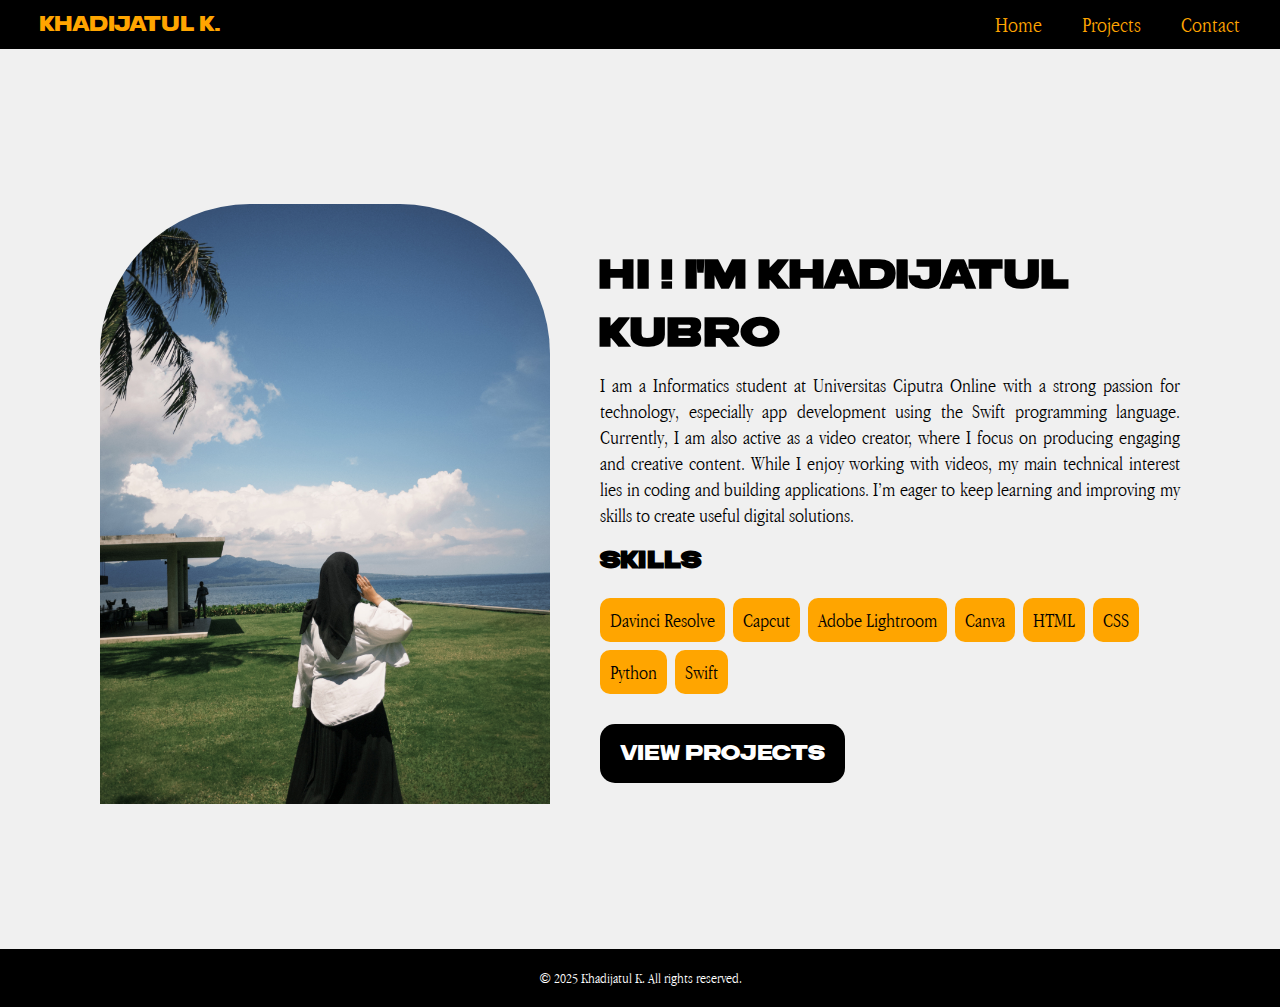
<file: index.html>
<!DOCTYPE html>
<html lang="en">
<head>
    <meta charset="UTF-8">
    <meta name="viewport" content="width=device-width, initial-scale=1.0">
    <link rel="stylesheet" href="style.css">
    <title>PORTFOLIO</title>
</head>
<body>
   <div class="navbar">
    <div class="navbar-name"><a href="index.html">Khadijatul K.</a></div>
    <nav>
         <ul class="navbar-links">
            <li><a href="index.html">Home</a></li>
            <li><a href="projects.html">Projects</a></li>
            <li><a href="contact.html">Contact</a></li>
        </ul>
    </nav>
   </div>
   <section class="homepage">
    <div class="home-container">
    <img id="profile-pic" src="multimedia/Image/Khadija.JPG" alt="Photo of Khadijatul">
    <div class="home-description">
      <h1>Hi ! I'M KHADIJATUL KUBRO</h1>
      <p>I am a Informatics student at Universitas Ciputra Online with 
       a strong passion for technology, especially app development using 
       the Swift programming language. Currently, I am also active as a 
       video creator, where I focus on producing engaging and creative 
       content. While I enjoy working with videos, my main technical 
       interest lies in coding and building applications. I’m eager to 
       keep learning and improving my skills to create useful digital 
       solutions.</p>
       <div class="skills-container">
           <h4>SKILLS</h4>
           <ul>
               <li class="skill-item">Davinci Resolve</li>
               <li class="skill-item">Capcut</li>
               <li class="skill-item">Adobe Lightroom</li>
               <li class="skill-item">Canva</li>
               <li class="skill-item">HTML</li>
               <li class="skill-item">CSS</li>
               <li class="skill-item">Python</li>
               <li class="skill-item">Swift</li>
           </ul>
       </div>
       <a href="projects.html"><button id="view-projects">View Projects</button></a>
    </div>
   </div>
   </section>
   <footer>
    <p>&copy; 2025 Khadijatul K. All rights reserved.</p>
   </footer>
</body>
</html>
</file>
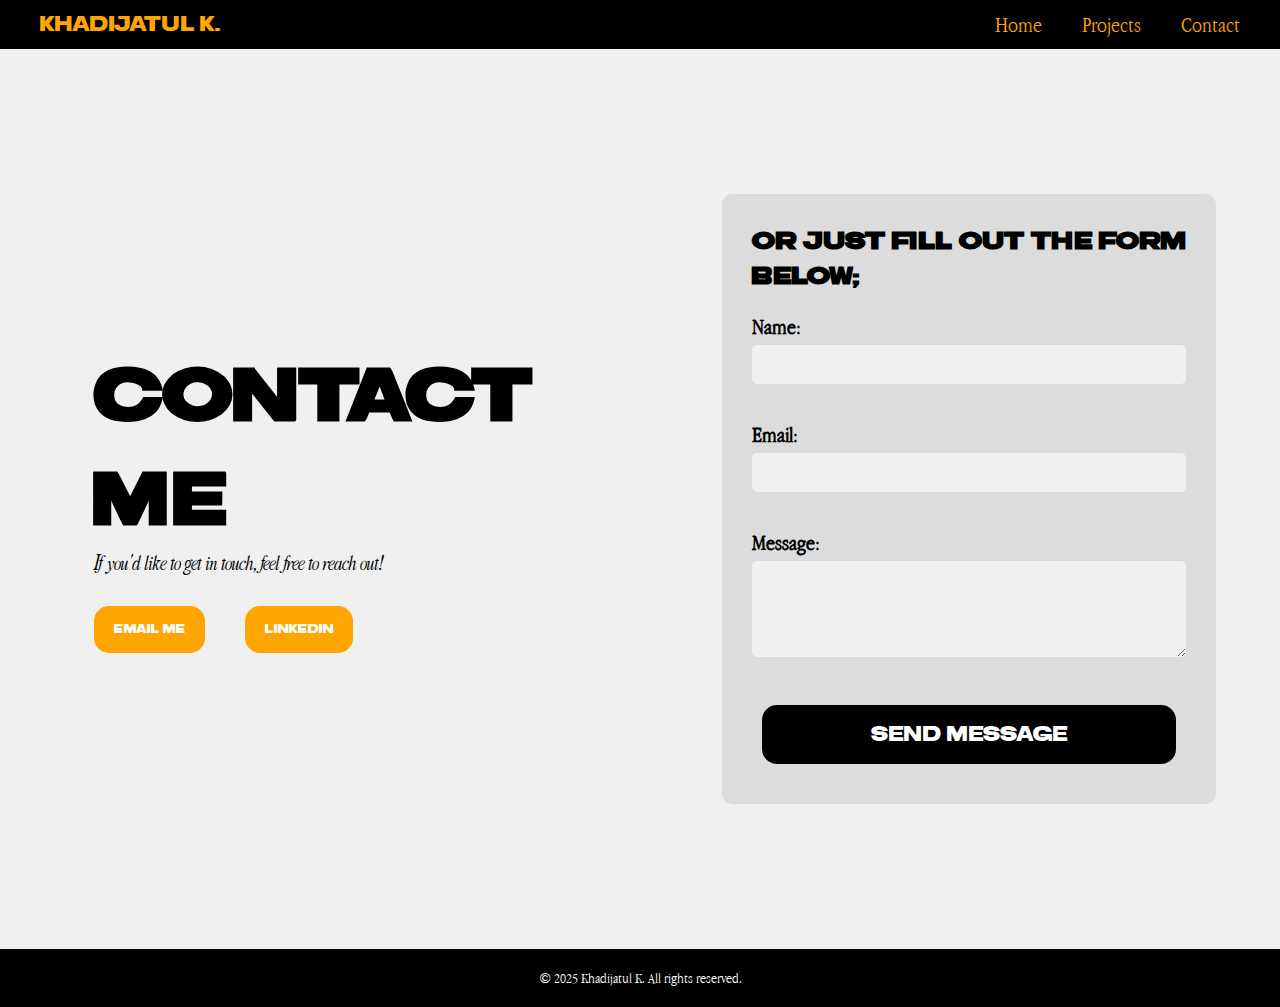
<file: contact.html>
<!DOCTYPE html>
<html lang="en">
<head>
    <meta charset="UTF-8">
    <meta name="viewport" content="width=device-width, initial-scale=1.0">
    <link rel="stylesheet" href="style.css">
    <title>Contact</title>
</head>
<body>
    <div class="navbar">
    <div class="navbar-name"><a href="index.html">Khadijatul K.</a></div>
    <nav>
         <ul class="navbar-links">
            <li><a href="index.html">Home</a></li>
            <li><a href="projects.html">Projects</a></li>
            <li><a href="contact.html">Contact</a></li>
        </ul>
    </nav>
    </div>
    <div class="contact">
        <div class="contact-info">
            <h1 id="contact-title">Contact Me</h1>
            <p id="contact-description">If you'd like to get in touch, feel free to reach out!</p>
            <div class="contact-buttons">
            <button><a href="mailto:khadijatulkubroalhaddar@gmail.com">Email Me</a></button>
            <button><a href="https://www.linkedin.com/in/khadijatul-kubro-61b946304/">LinkedIn</a></button>
        </div>
        </div>
        <div class="contact-form">
            <h4>Or just fill out the form below:</h4>
            <form action="">
                <label for="name">Name:</label>
                <input type="text" id="name" name="name" required>
                <br>
                <label for="email">Email:</label>
                <input type="email" id="email" name="email" required>
                <br>
                <label for="message">Message:</label>
                <textarea id="message" name="message" rows="4" required></textarea>
                <br>
                <button type="submit">Send Message</button>
            </form>
        </div>
    </div>
    <footer>
    <p>&copy; 2025 Khadijatul K. All rights reserved.</p>
   </footer>
</body>
</html>
</file>
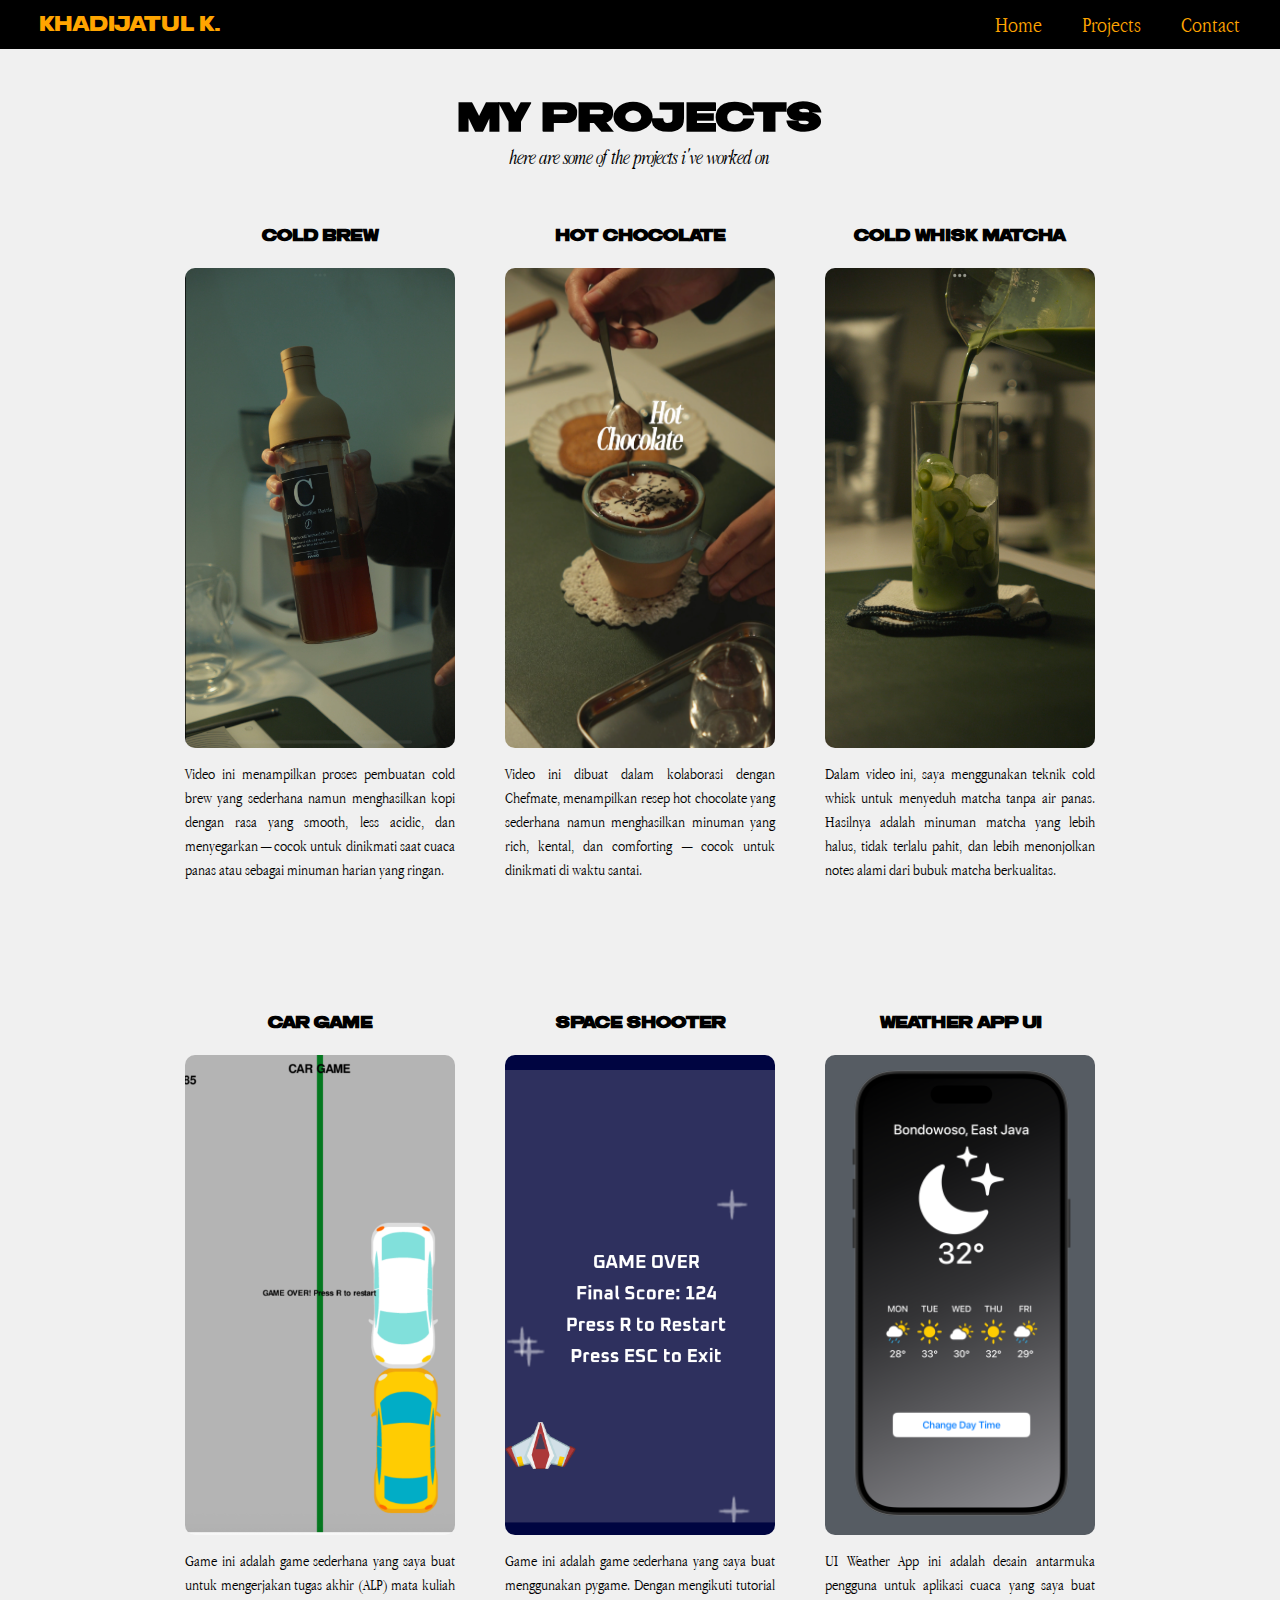
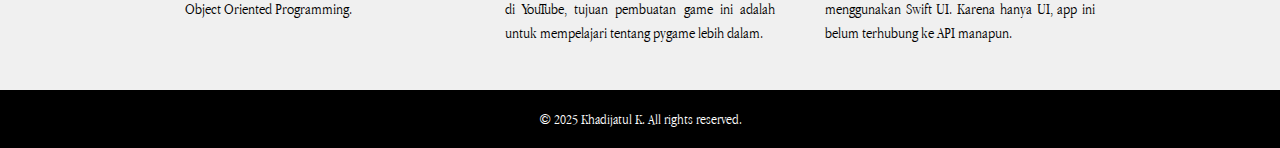
<file: projects.html>
<!DOCTYPE html>
<html lang="en">
<head>
    <meta charset="UTF-8">
    <meta name="viewport" content="width=device-width, initial-scale=1.0">
    <link rel="stylesheet" href="style.css">
    <title>PROJECTS</title>
</head>
<body>
    <div class="navbar">
    <div class="navbar-name"><a href="index.html">Khadijatul K.</a></div>
    <nav>
         <ul class="navbar-links">
            <li><a href="index.html">Home</a></li>
            <li><a href="projects.html">Projects</a></li>
            <li><a href="contact.html">Contact</a></li>
        </ul>
    </nav>
   </div>
    <div>
        <h1 id="project-title">My Projects</h1>
        <p id="project-description">here are some of the projects i've worked on</p>
    </div>
    <div class="project-list">
        <div class="project-table">
            <div class="project-item">
            <h2>Cold Brew</h2>
            <a href="https://www.instagram.com/reel/C_5jfrPvM9e/?utm_source=ig_web_copy_link&igsh=MzRlODBiNWFlZA=="><img src="multimedia/Image/Coldbrew.jpg" alt="Coldbrew"></a>
            <p>Video ini menampilkan proses pembuatan cold brew 
                yang sederhana namun menghasilkan kopi dengan 
                rasa yang smooth, less acidic, dan menyegarkan — 
                cocok untuk dinikmati saat cuaca panas atau 
                sebagai minuman harian yang ringan.</p>
            </div>
            <div class="project-item">
            <h2>Hot Chocolate</h2>
            <a href="https://www.instagram.com/reel/DECp2_rzPa3/?utm_source=ig_web_copy_link&igsh=MzRlODBiNWFlZA==">
                <img src="multimedia/Image/Hot chocolate.jpg" alt="Hot Chocolate"></a>
            <p>Video ini dibuat dalam kolaborasi dengan Chefmate, 
                menampilkan resep hot chocolate yang sederhana namun 
                menghasilkan minuman yang rich, kental, dan comforting — 
                cocok untuk dinikmati di waktu santai.</p>
            </div>
            <div class="project-item">
            <h2>Cold Whisk Matcha</h2>
            <a href="https://www.instagram.com/reel/DBv3_BMvNp6/?utm_source=ig_web_copy_link&igsh=MzRlODBiNWFlZA==">
                <img src="multimedia/Image/Cold whisk Matcha.jpg" alt="Cold Whisk Matcha"></a>
            <p>Dalam video ini, saya menggunakan teknik cold whisk 
                untuk menyeduh matcha tanpa air panas. Hasilnya adalah 
                minuman matcha yang lebih halus, tidak terlalu pahit, 
                dan lebih menonjolkan notes alami dari bubuk matcha berkualitas.</p>
            </div>
        </div>
        <div class="project-table">
            <div class="project-item">
            <h2>Car Game</h2>
            <a href="https://khadijakubr.itch.io/car-game-for-alp"><img src="multimedia/Image/Car Game.jpg" alt="Car Game"></a>
            <p>Game ini adalah game sederhana yang saya buat 
                untuk mengerjakan tugas akhir (ALP) mata kuliah Object Oriented Programming.</p>
            </div>
            <div class="project-item">
            <h2>Space Shooter</h2>
            <a href="https://khadijakubr.itch.io/space-shooter"><img src="multimedia/Image/Space Shooter.jpg" alt="Space Shooter"></a>
            <p>Game ini adalah game sederhana yang saya buat menggunakan pygame. 
                Dengan mengikuti tutorial di YouTube, tujuan pembuatan game 
                ini adalah untuk mempelajari tentang pygame lebih dalam.</p>
            </div>
            <div class="project-item">
            <h2>Weather App UI</h2>
            <a href="https://github.com/khadijakubr/Weather-app"><img src="multimedia/Image/Weather App UI.jpg" alt="Weather App UI"></a>
            <p>UI Weather App ini adalah desain antarmuka pengguna 
                untuk aplikasi cuaca yang saya buat menggunakan Swift UI. 
                Karena hanya UI, app ini belum terhubung ke API manapun.</p>
            </div>
        </div>
    </div>
    <footer>
    <p>&copy; 2025 Khadijatul K. All rights reserved.</p>
   </footer>
</body>
</html>
</file>
<file: style.css>
/* Upload Font */
@font-face {
     font-family: 'Goride Sans'; 
     src: url('multimedia/font/Goride\ Sans.otf') format('opentype'); 
}

@font-face {
    font-family: 'Apple Garamond';
    src: url('multimedia/font/AppleGaramond-Light.ttf') format('truetype');
}

@font-face {
    font-family: 'Relationship';
    src: url('multimedia/font/Relationship of mÇlodrame.ttf') format('truetype');
}

/* Pengaturan Index html */
* {
  margin: 0;
  padding: 0;
  box-sizing: border-box;
}

/*pengaturan navbar*/
.navbar {
  display: flex;
  justify-content: space-between;
  align-items: center;
  padding: 10px;
  background-color: black;
  }

.navbar-name {
  font-family: 'Goride Sans';
  font-size: 25px;
  color: orange;
  margin-left: 20px;
  }

.navbar-name a {
  color: orange;
  text-decoration: none;
  padding: 10px;
  }
  
.navbar-links {
  list-style-type: none;
  display: flex;
  gap: 20px;
  margin-right: 20px;
  flex-wrap: wrap;
  }

.navbar-links li {
  font-family: 'Apple Garamond';
  font-size: 22px;
}
  
.navbar-links a {
  color: orange;
  text-decoration: none;
  padding: 10px;
}
  
li a:hover {
    background-color: orange;
    color: white;
    transition: background-color 0.3s ease;
    border-radius: 10px;
    padding: 10px;
  }

  /*pengaturan body*/
body {
    background-color: #f0f0f0;
    width: 100%;
    height: 100vh;
}

.home-container {
  display: flex;
  align-items: center; 
  justify-content: center;
  gap: 20px;
  margin-left: 20px;
  flex-wrap: wrap;
  }

#profile-pic {
    max-width: 50%;
    max-height: 600px;
    object-fit: cover;
    margin-top: 10px;
    border-radius: 150px 150px 0 0;
  }

.homepage {
  display: flex;
  justify-content: center;
  align-items: center;
  min-height: 100vh;
}

.home-description {
    max-width: 50%;
    padding: 20px;
    justify-content: center;
    align-items: center;
  }

.home-description p {
    font-family: 'Apple Garamond';
    font-size: 20px;
    line-height: 1.3;
    color: black;
    text-align: justify;
    padding: 0 0 15px 10px;
  }

.home-description h1 {
    font-family: 'Goride Sans';
    font-size: 50px;
    letter-spacing: 1px;
    color: black;
    text-align: left;
    padding: 10px;
    margin-top: 10px;
  }

/*pengaturan skill*/
.skills-container h4 {
  font-family: 'Goride Sans';
  font-size: 30px;
    display: flex;
    flex-direction: row;
    align-items: left;
    justify-content: left;
    padding-left: 10px;
}

.skills-container ul {
  display: flex;
  justify-content: left;
  gap: 8px;
  flex-wrap: wrap;
  margin: 20px 0 20px 10px;
}

.skill-item {
  display: flex;
  flex-direction: row;
  flex-wrap: wrap;
  text-decoration: none;
  list-style-type: none;
  font-family: 'Apple Garamond';
  font-size: 20px;
  color: black;
  padding: 10px;
  border-radius: 10px;
  background-color: orange;
}

#view-projects {
  margin-bottom: -10px;
}



/*pengaturan projects*/
.project-list {
  display: flex;
  flex-direction: column;
  gap: 40px;
}

#project-title {
    font-family: 'Goride Sans';
    font-size: 50px;
    color: black;
    text-align: center;
    padding: 10px;
    margin-top: 30px;
  }

#project-description {
    font-family: 'relationship';
    font-size: 22px;
    word-spacing: -3px;
    color: black;
    text-align: center;
    padding: 10px;
    margin-top: -20px;
    max-width: 100%;
  }

.project-table {
  display: flex;
  justify-content: center;
  gap: 20px;
  flex-wrap: wrap;
  margin: 30px 0 30px 0;
}

.project-item {
  max-width: 300px;
  display: flex;
  flex-direction: column;
  align-items: center;
  text-align: center;
  padding: 15px;
}

.project-item img {
  width: 100%;
  aspect-ratio: 9 / 16;
  object-fit: cover;
  border-radius: 10px;
  margin-top: 10px;
}

.project-item img:hover {
  transform: scale(1.05);
  transition: transform 0.3s ease;

}
.project-item img:active {
  transform: scale(0.95);
}

.project-item h2 {
  margin-bottom: 10px;
  font-family: 'Goride Sans';
  font-size: 20px;
}

.project-item p {
  margin-top: 10px;
  font-family: 'Apple Garamond';
  font-size: 16px;
  line-height: 1.5;
  color: black;
  text-align: justify;
}





/*pengaturan contact*/
.contact {
    display: flex;
    flex-direction: row;
    align-items: center;
    justify-content: center;
    min-height: 100vh;
}

/*left part*/
.contact-info {
    max-width: 50%;
    padding: 20px;
    margin: 15% 10% 15% 5%;
    justify-content: left;
    align-items: left;
}

#contact-title {
    font-family: 'Goride Sans';
    font-size: 90px;
    color: black;
    text-align: left;
    padding: 10px;
    margin-top: 30px;
  }

#contact-description {
    font-family: 'relationship';
    font-size: 22px;
    word-spacing: -3px;
    color: black;
    text-align: left;
    padding: 10px;
    margin-top: -20px;
    max-width: 100%;
  }

  .contact-buttons {
    display: flex;
    justify-content: left;
    gap: 20px;
    flex-wrap: wrap;
    margin: 10px 0 30px 0;
  }

  .contact-buttons button {
    font-size: 15px;
    background-color: orange;
  }

  .contact-buttons button:hover {
    background-color: black;
    transition: background-color 0.3s ease;
  }

/*right part*/
.contact-form {
    max-width: 100%;
    padding: 20px;
    justify-content: right;
    align-items: right;
    display: flex;
    flex-direction: column;
    flex-wrap: wrap;
    margin-right: 5%;
    background-color: gainsboro;
    border-radius: 10px;
}

.contact-form h4 {
  font-family: 'Goride Sans';
  font-size: 30px;
  color: black;
  text-align: left;
  padding: 10px;
}

.contact-form label {
  font-family: 'Apple Garamond';
  font-size: 22px;
  color: black;
  display: block;       
  margin-bottom: 5px;
  font-weight: bold;
}

.contact-form input,
.contact-form textarea {
  width: 100%;
  padding: 10px;
  margin-bottom: 20px;
  border: none;
  border-radius: 5px;
  font-family: 'apple garamond';
  background-color: #f0f0f0;
  color: black;
  font-size: medium;
}

.contact-form form {
  display: flex;
  padding: 10px;
  flex-wrap: wrap;
  flex-direction: column;
}



/*pengaturan button*/
button {
    font-family: 'Goride Sans';
    font-size: 25px;
    color: white;
    border: none;
    padding: 15px 20px;
    background-color: black;
    border-radius: 15px;
    cursor: pointer;
    margin: 10px;
  }

button:hover {
    background-color: orange;
    transition: background-color 0.3s ease;
  }

button:active {
    transform: scale(0.95);
  }

button a {
    text-decoration: none;
    color: white;
  }



  /*pengaturan footer*/
footer {
    background-color: black;
    color: white;
    text-align: center;
    padding: 20px;
    position: relative;
    bottom: 0;
    width: 100%;
  }
footer p {
    font-family: 'Apple Garamond';
    font-size: 15px;
    color: white;
  }
</file>
